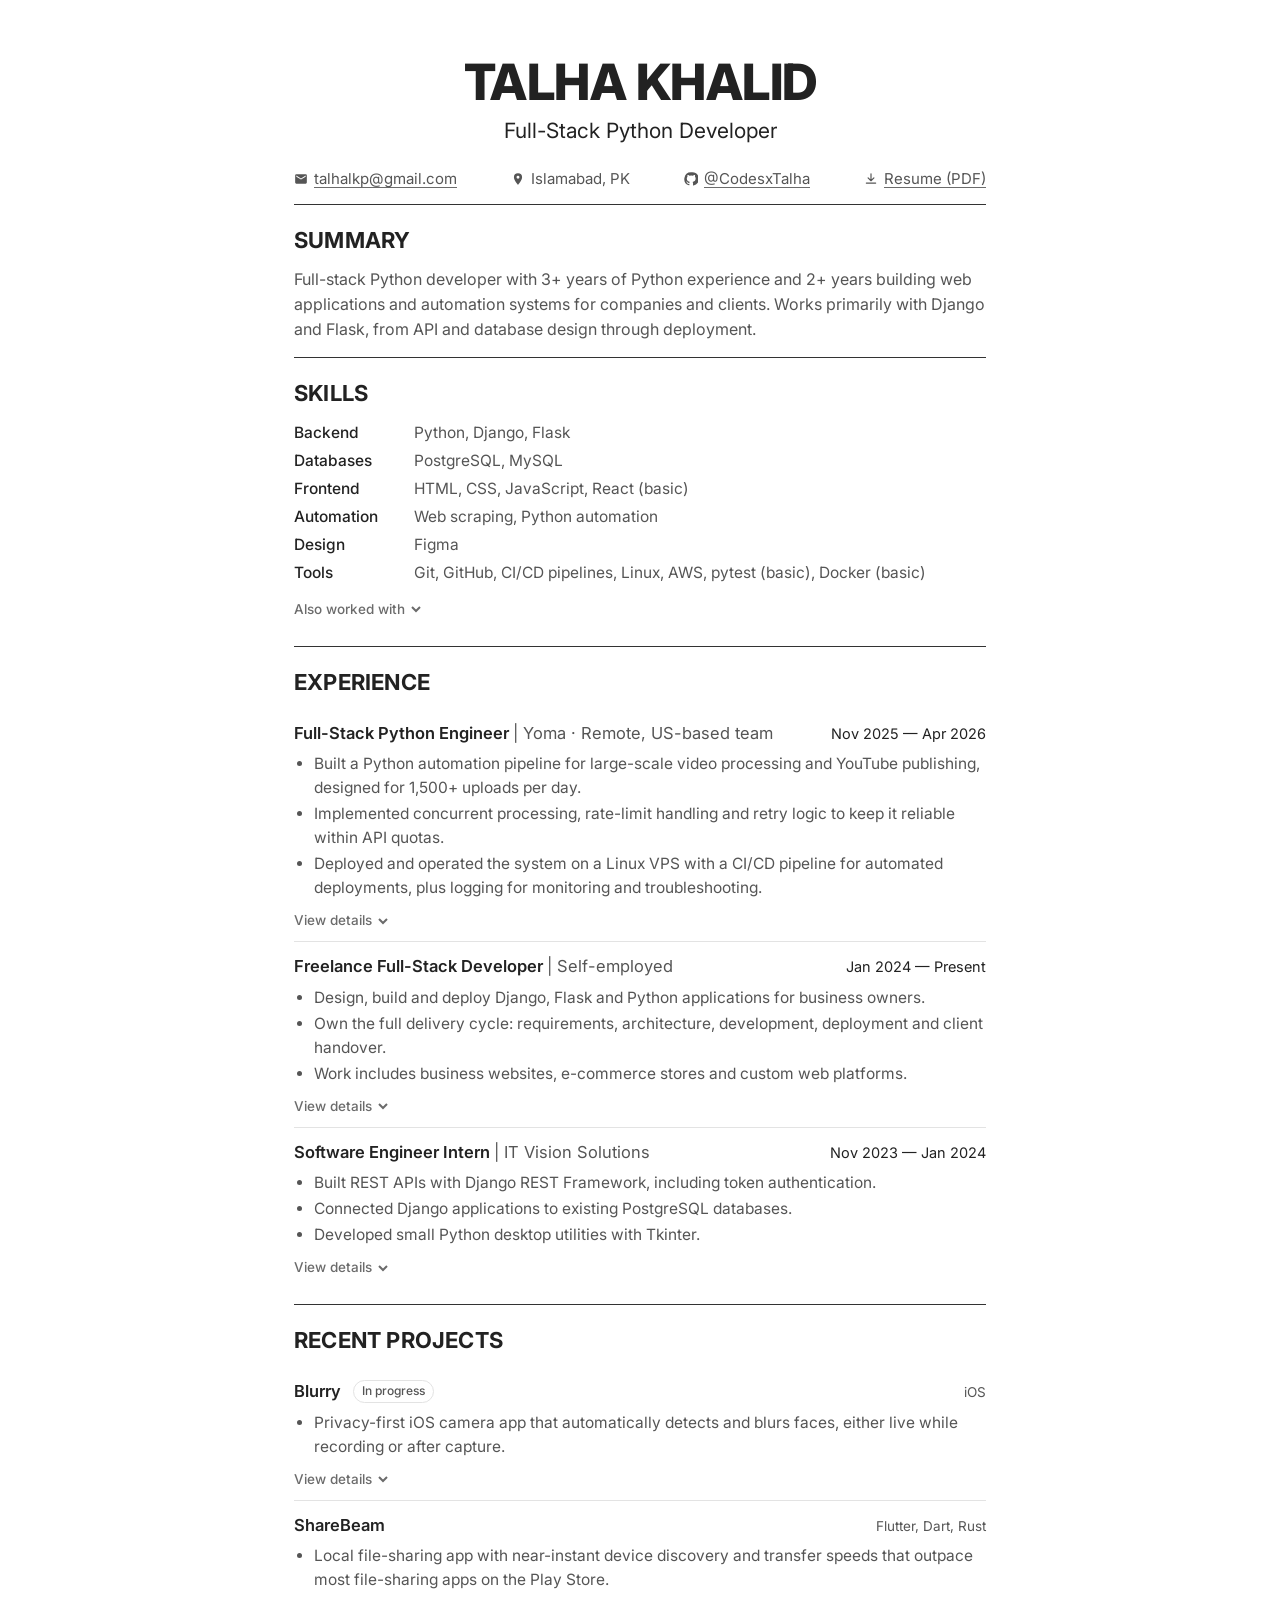
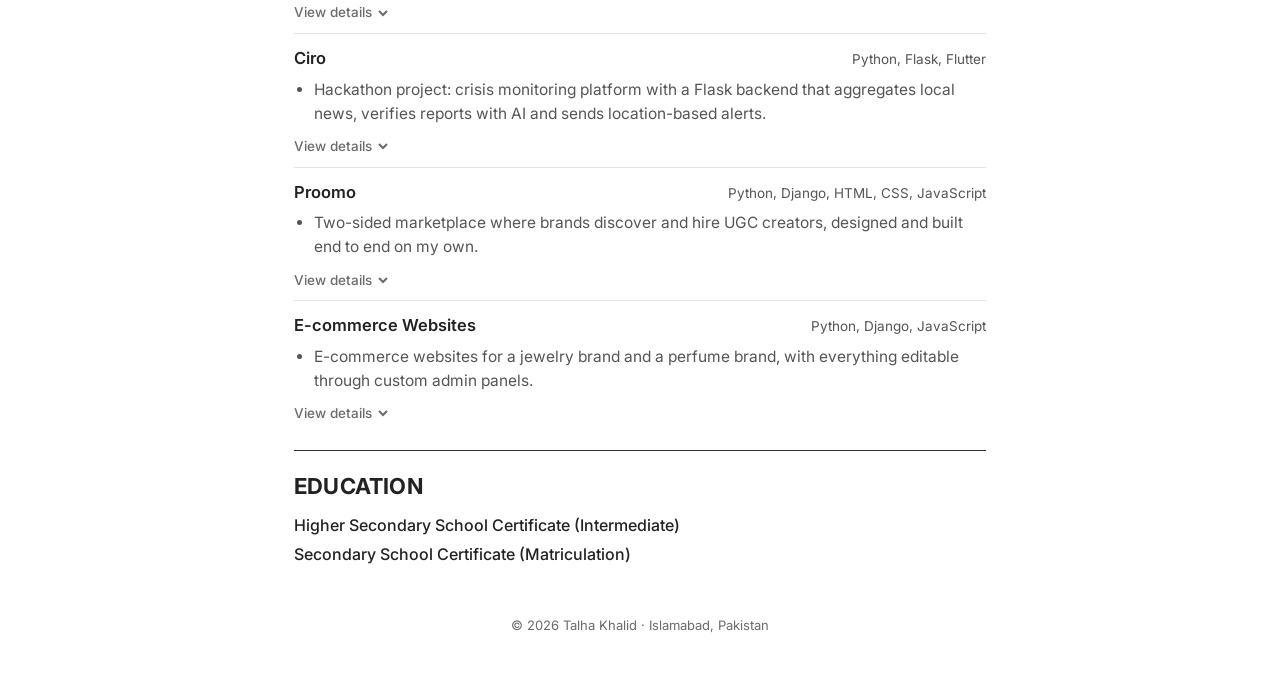
<file: index.html>
<!DOCTYPE html>
<html lang="en">
<head>
<meta charset="utf-8">
<meta name="viewport" content="width=device-width, initial-scale=1">
<title>Talha Khalid — Full-Stack Python Developer (Django, Flask) · Islamabad</title>
<meta name="description" content="Talha Khalid is a full-stack Python developer in Islamabad, Pakistan, building Django and Flask web apps, REST APIs and automation systems. Resume, experience and projects.">
<meta name="author" content="Talha Khalid">
<meta name="robots" content="index, follow, max-image-preview:large">
<link rel="canonical" href="https://codesxtalha.github.io/">
<meta name="theme-color" content="#ffffff">
<link rel="icon" type="image/svg+xml" href="data:image/svg+xml,%3Csvg xmlns='http://www.w3.org/2000/svg' viewBox='0 0 64 64'%3E%3Crect width='64' height='64' rx='14' fill='%23222222'/%3E%3Cpath d='M22 20 10 32l12 12M42 20l12 12-12 12M36 15 28 49' fill='none' stroke='%23ededed' stroke-width='5' stroke-linecap='round' stroke-linejoin='round'/%3E%3C/svg%3E">

<!-- Open Graph / social previews -->
<meta property="og:type" content="profile">
<meta property="og:site_name" content="Talha Khalid">
<meta property="og:title" content="Talha Khalid — Full-Stack Python Developer">
<meta property="og:description" content="Django and Flask web apps, REST APIs and Python automation. Resume, experience and projects.">
<meta property="og:url" content="https://codesxtalha.github.io/">
<meta property="og:image" content="https://codesxtalha.github.io/og.jpg">
<meta property="og:image:width" content="1200">
<meta property="og:image:height" content="630">
<meta property="og:image:alt" content="Talha Khalid — Just a developer who's in love with code &amp; pixels">
<meta property="og:locale" content="en_US">
<meta property="profile:first_name" content="Talha">
<meta property="profile:last_name" content="Khalid">
<meta property="profile:username" content="CodesxTalha">
<meta name="twitter:card" content="summary_large_image">
<meta name="twitter:title" content="Talha Khalid — Full-Stack Python Developer">
<meta name="twitter:description" content="Django and Flask web apps, REST APIs and Python automation. Resume, experience and projects.">
<meta name="twitter:image" content="https://codesxtalha.github.io/og.jpg">

<link rel="preconnect" href="https://fonts.googleapis.com">
<link rel="preconnect" href="https://fonts.gstatic.com" crossorigin>
<link href="https://fonts.googleapis.com/css2?family=Inter:wght@400;500;600;700;800&display=swap" rel="stylesheet">
<style>
/* VOICE: plain, calm, professional; the same resume, just interactive.
   IDEA: a printed one-page resume whose entries unfold into case notes.
   COLOUR and TYPE: black on white (white on near-black at night), Inter, one grey for body.
   LAYOUT: single column up to 820px, rules between sections, dates right-aligned. */
:root{color-scheme:light;--bg:#ffffff;--ink:#222222;--soft:#555555;--mute:#6b6b6b;--rule:#333333;--panel:#f6f6f6;--line:#e3e3e3;--track:#d4d4d4}
*{box-sizing:border-box;min-width:0}
body{margin:0;background:var(--bg);color:var(--ink);font:16px/1.55 "Inter",system-ui,sans-serif;overflow-x:clip}
a{color:inherit}
.skip{position:absolute;left:-9999px;top:8px;background:var(--ink);color:var(--bg);padding:8px 12px;border-radius:6px;z-index:10}
.skip:focus{left:8px}
.sr{position:absolute;width:1px;height:1px;overflow:hidden;clip-path:inset(50%);white-space:nowrap}
.page{max-width:820px;margin:0 auto;padding:clamp(28px,5vw,56px) max(5vw,18px) 48px}

/* header */
.site-head{text-align:center}
h1{margin:0;font-size:clamp(34px,7vw,50px);font-weight:800;letter-spacing:-.5px;line-height:1.05;text-transform:uppercase}
.role-title{font-size:clamp(17px,2.6vw,21px);margin:6px 0 20px}
.contact{display:flex;flex-wrap:wrap;justify-content:space-between;align-items:center;gap:8px 18px;font-size:15px;color:var(--soft);padding:0 0 12px;margin:0;list-style:none;border-bottom:1.5px solid var(--rule)}
.contact li{margin:0}
.contact span,.contact a{display:inline-flex;align-items:center;gap:6px;color:var(--soft)}
.contact a{text-decoration:underline;text-decoration-color:var(--mute);text-underline-offset:3px}
.contact a:hover{color:var(--ink)}
.contact svg{width:14px;height:14px;fill:currentColor;flex:none}

/* sections */
section{padding:18px 0 16px;border-bottom:1.5px solid var(--rule)}
section:last-of-type{border-bottom:0}
h2{margin:0 0 10px;font-size:22px;font-weight:700;letter-spacing:.2px;text-transform:uppercase}
.summary{color:var(--soft);margin:0;max-width:70ch}
.skills{display:grid;grid-template-columns:120px minmax(0,1fr);row-gap:4px;font-size:15.5px;margin:0}
.skills dt{font-weight:500}.skills dd{margin:0;color:var(--soft)}

/* expandable entries */
.item{border-top:1px solid var(--line)}
.item:first-of-type{border-top:0}
.item-head{padding:12px 0 0;cursor:pointer}
.row{display:flex;justify-content:space-between;align-items:baseline;gap:6px 16px;flex-wrap:wrap}
h3.name{margin:0;font-weight:600;font-size:16.5px}
.name .org{font-weight:400;color:var(--soft)}
.meta{font-size:14.5px;color:var(--ink);white-space:nowrap}
.tech{font-size:13.5px;color:var(--soft);white-space:nowrap}
ul{margin:6px 0 0;padding-left:20px;color:var(--soft);font-size:15.5px}
li{margin:2px 0}
.more{all:unset;box-sizing:border-box;display:inline-flex;align-items:center;gap:5px;margin:8px 0 10px;font-size:13.5px;font-weight:500;color:var(--mute);cursor:pointer}
.more:hover{color:var(--ink)}
.more:focus-visible{outline:2px solid var(--ink);outline-offset:4px;border-radius:4px}
.more svg{width:12px;height:12px;transition:transform .2s ease;fill:none;stroke:currentColor;stroke-width:2}
.item.open .more svg{transform:rotate(180deg)}
.detail{display:grid;grid-template-rows:0fr;transition:grid-template-rows .25s ease}
.item.open .detail{grid-template-rows:1fr}
.detail>div{overflow:hidden}
.panel{background:var(--panel);border-radius:8px;padding:16px 18px;margin:2px 0 14px;font-size:15px;color:var(--soft)}
.panel h4{margin:14px 0 4px;font-size:14px;font-weight:600;color:var(--ink)}
.panel h4:first-child{margin-top:0}
.panel p{margin:0 0 6px;max-width:70ch}
.panel ul{margin-top:2px;font-size:15px}
.panel strong{color:var(--ink);font-weight:600}
.tags{display:flex;flex-wrap:wrap;gap:6px;margin:6px 0 0;padding:0;list-style:none}
.shot{margin:0 0 14px}
.shot img,.shot video{display:block;width:100%;height:auto;border-radius:8px}
.shot video{background:#2a2a2a}
.shot img{width:auto;max-width:100%;margin:0 auto}
.shot figcaption{margin-top:6px;font-size:12.5px;color:var(--mute)}
.split{display:grid;grid-template-columns:200px minmax(0,1fr);gap:20px;align-items:start}
.phone{margin:0}
.phone video{display:block;width:100%;height:auto;border-radius:14px;background:#000}
.phone figcaption{margin-top:6px;font-size:12.5px;color:var(--mute);text-align:center}
.shot video,.phone video{cursor:pointer}
.vc{display:flex;align-items:center;gap:8px;margin-top:8px;container-type:inline-size;font-size:12.5px;color:var(--mute)}
.vc button{all:unset;box-sizing:border-box;display:grid;place-items:center;flex:none;width:26px;height:26px;border-radius:6px;color:var(--ink);cursor:pointer}
.vc button:hover{background:var(--line)}
.vc button:focus-visible{outline:2px solid var(--ink);outline-offset:2px}
.vc svg{width:14px;height:14px;fill:currentColor}
.vc input{flex:1;min-width:40px;height:18px;margin:0;background:none;cursor:pointer;-webkit-appearance:none;appearance:none}
.vc input:focus-visible{outline:2px solid var(--ink);outline-offset:2px;border-radius:4px}
.vc input::-webkit-slider-runnable-track{height:3px;border-radius:3px;background:linear-gradient(var(--ink),var(--ink)) 0/var(--p,0%) 100% no-repeat,var(--track)}
.vc input::-webkit-slider-thumb{-webkit-appearance:none;width:11px;height:11px;margin-top:-4px;border-radius:50%;background:var(--ink);opacity:0;transition:opacity .15s}
.vc:hover input::-webkit-slider-thumb,.vc input:focus-visible::-webkit-slider-thumb{opacity:1}
.vc input::-moz-range-track{height:3px;border-radius:3px;background:var(--track)}
.vc input::-moz-range-progress{height:3px;border-radius:3px;background:var(--ink)}
.vc input::-moz-range-thumb{width:11px;height:11px;border:0;border-radius:50%;background:var(--ink);opacity:0;transition:opacity .15s}
.vc:hover input::-moz-range-thumb,.vc input:focus-visible::-moz-range-thumb{opacity:1}
.vc .time{flex:none;white-space:nowrap;font-variant-numeric:tabular-nums}
@container (max-width:250px){.vc .dur{display:none}}
.vbox:fullscreen,.vbox.fake-fs{display:flex;flex-direction:column;align-items:center;justify-content:center;gap:14px;padding:24px;background:#141414}
.vbox.fake-fs{position:fixed;inset:0;z-index:1000}
.vbox:fullscreen video,.vbox.fake-fs video{width:auto;height:auto;max-width:100%;max-height:calc(100% - 64px);object-fit:contain;border-radius:8px}
.vbox:fullscreen .vc,.vbox.fake-fs .vc{width:min(720px,100%);margin:0;padding:8px 10px;gap:10px;background:var(--bg);border:1px solid var(--line);border-radius:8px}
.vbox:fullscreen .vc button,.vbox.fake-fs .vc button{width:30px;height:30px;border:1px solid var(--line);border-radius:6px;background:var(--panel)}
.vbox:fullscreen .vc button:hover,.vbox.fake-fs .vc button:hover{background:var(--line)}
.vbox:fullscreen .dur,.vbox.fake-fs .dur{display:inline}
body.no-scroll{overflow:hidden}
.badge{display:inline-block;margin-left:8px;padding:1px 8px;border:1px solid var(--line);border-radius:999px;font-size:12px;font-weight:500;color:var(--soft);vertical-align:2px}
.tags li{font-size:13px;border:1px solid var(--line);border-radius:999px;padding:3px 10px;margin:0;color:var(--ink);background:var(--bg)}
.edu{font-weight:500;font-size:16px;margin:4px 0}
.site-foot{text-align:center;font-size:13px;color:var(--mute);margin-top:28px}
.site-foot p{margin:4px 0}

@media(prefers-reduced-motion:reduce){.detail,.more svg{transition:none}}
@media(max-width:600px){.split{grid-template-columns:1fr}.phone{width:min(220px,70%);margin:0 auto}.skills{grid-template-columns:96px minmax(0,1fr)}.contact{justify-content:flex-start}.meta,.tech{white-space:normal}}

/* print: expand everything, drop the controls */
@media print{
  .more,.skip,.site-foot,.vc{display:none}
  .detail{grid-template-rows:1fr}
  .item,.panel{break-inside:avoid}
  .panel{background:none;padding:0 0 0 12px;border-left:2px solid #ddd}
}
</style>

<script type="application/ld+json">
{
  "@context": "https://schema.org",
  "@graph": [
    {
      "@type": "ProfilePage",
      "@id": "https://codesxtalha.github.io/#page",
      "url": "https://codesxtalha.github.io/",
      "name": "Talha Khalid — Full-Stack Python Developer",
      "dateModified": "2026-11-26",
      "inLanguage": "en",
      "mainEntity": { "@id": "https://codesxtalha.github.io/#person" }
    },
    {
      "@type": "Person",
      "@id": "https://codesxtalha.github.io/#person",
      "name": "Talha Khalid",
      "alternateName": "CodesxTalha",
      "givenName": "Talha",
      "familyName": "Khalid",
      "jobTitle": "Full-Stack Python Developer",
      "description": "Full-stack Python developer building web applications and automation systems with Django and Flask.",
      "url": "https://codesxtalha.github.io/",
      "email": "mailto:talhalkp@gmail.com",
      "address": { "@type": "PostalAddress", "addressLocality": "Islamabad", "addressCountry": "PK" },
      "sameAs": ["https://github.com/CodesxTalha"],
      "knowsAbout": ["Python", "Django", "Flask", "Django REST Framework", "REST APIs", "PostgreSQL", "MySQL", "JavaScript", "HTML", "CSS", "React", "Flutter", "Web scraping", "Automation", "FFmpeg", "Linux", "AWS", "Docker", "Git", "CI/CD", "Figma"],
      "subjectOf": {
        "@type": "DigitalDocument",
        "name": "Talha Khalid — Resume",
        "encodingFormat": "application/pdf",
        "url": "https://codesxtalha.github.io/Talha_Khalid_Resume.pdf"
      }
    }
  ]
}
</script>
</head>
<body>
<a class="skip" href="#main">Skip to content</a>
<div class="page">
  <header class="site-head">
    <h1>Talha Khalid</h1>
    <p class="role-title">Full-Stack Python Developer</p>
    <ul class="contact">
      <li><a href="mailto:talhalkp@gmail.com"><svg viewBox="0 0 24 24" aria-hidden="true"><path d="M20 4H4a2 2 0 0 0-2 2v12a2 2 0 0 0 2 2h16a2 2 0 0 0 2-2V6a2 2 0 0 0-2-2zm0 4-8 5-8-5V6l8 5 8-5z"/></svg>talhalkp@gmail.com</a></li>
      <li><span><svg viewBox="0 0 24 24" aria-hidden="true"><path d="M12 2a7 7 0 0 0-7 7c0 5.3 7 13 7 13s7-7.7 7-13a7 7 0 0 0-7-7zm0 9.5A2.5 2.5 0 1 1 12 6.5a2.5 2.5 0 0 1 0 5z"/></svg>Islamabad, PK</span></li>
      <li><a href="https://github.com/CodesxTalha" rel="me noopener" target="_blank"><svg viewBox="0 0 24 24" aria-hidden="true"><path d="M12 .5a11.5 11.5 0 0 0-3.6 22.4c.6.1.8-.3.8-.6v-2c-3.2.7-3.9-1.5-3.9-1.5-.5-1.3-1.3-1.7-1.3-1.7-1-.7.1-.7.1-.7 1.2.1 1.8 1.2 1.8 1.2 1 1.8 2.8 1.3 3.5 1 .1-.8.4-1.3.7-1.6-2.6-.3-5.3-1.3-5.3-5.7 0-1.3.5-2.3 1.2-3.1-.1-.3-.5-1.5.1-3.1 0 0 1-.3 3.3 1.2a11.4 11.4 0 0 1 6 0c2.3-1.5 3.3-1.2 3.3-1.2.6 1.6.2 2.8.1 3.1.8.8 1.2 1.9 1.2 3.1 0 4.4-2.7 5.4-5.3 5.7.4.4.8 1.1.8 2.2v3.3c0 .3.2.7.8.6A11.5 11.5 0 0 0 12 .5z"/></svg><span class="sr">GitHub </span>@CodesxTalha</a></li>
      <li><a href="Talha_Khalid_Resume.pdf" type="application/pdf" download="Talha_Khalid_Resume.pdf"><svg viewBox="0 0 24 24" aria-hidden="true"><path d="M12 3v12m0 0-5-5m5 5 5-5M4 19h16" fill="none" stroke="currentColor" stroke-width="2" stroke-linecap="round" stroke-linejoin="round"/></svg>Resume (PDF)</a></li>
    </ul>
  </header>

  <main id="main">
    <section aria-labelledby="h-summary">
      <h2 id="h-summary">Summary</h2>
      <p class="summary">Full-stack Python developer with 3+ years of Python experience and 2+ years building web applications and automation systems for companies and clients. Works primarily with Django and Flask, from API and database design through deployment.</p>
    </section>

    <section aria-labelledby="h-skills">
      <h2 id="h-skills">Skills</h2>
      <dl class="skills">
        <dt>Backend</dt><dd>Python, Django, Flask</dd>
        <dt>Databases</dt><dd>PostgreSQL, MySQL</dd>
        <dt>Frontend</dt><dd>HTML, CSS, JavaScript, React (basic)</dd>
        <dt>Automation</dt><dd>Web scraping, Python automation</dd>
        <dt>Design</dt><dd>Figma</dd>
        <dt>Tools</dt><dd>Git, GitHub, CI/CD pipelines, Linux, AWS, pytest (basic), Docker (basic)</dd>
      </dl>
      <div class="item" id="more-skills" style="margin-top:6px">
        <button class="more" type="button" aria-expanded="false" aria-controls="d-more-skills"><span class="lbl" data-open="Also worked with" data-close="Also worked with">Also worked with</span> <svg viewBox="0 0 12 12" aria-hidden="true"><path d="M2 4l4 4 4-4"/></svg></button>
        <div class="detail" id="d-more-skills"><div><div class="panel">
          <h4>Mobile</h4>
          <p>Cross-platform apps for Android and iOS, mainly as front ends for my own Python backends.</p>
          <ul class="tags"><li>Flutter</li><li>Dart</li><li>React Native</li></ul>
          <h4>Web scraping</h4>
          <p>Built and maintained a long-running scraper. I only scrape sources that permit it, and I respect robots.txt, site terms and blocks.</p>
          <ul class="tags"><li>Selenium</li><li>BeautifulSoup</li><li>Requests</li></ul>
          <h4>Other</h4>
          <ul class="tags"><li>Django REST Framework</li><li>Jinja templates</li><li>Chrome extensions</li><li>Tkinter</li><li>Framer</li></ul>
        </div></div></div>
      </div>
    </section>

    <section aria-labelledby="h-experience">
      <h2 id="h-experience">Experience</h2>

      <article class="item" id="yoma">
        <div class="item-head">
          <div class="row"><h3 class="name">Full-Stack Python Engineer <span class="org">| Yoma · Remote, US-based team</span></h3><div class="meta"><time datetime="2025-11">Nov 2025</time> — <time datetime="2026-04">Apr 2026</time></div></div>
          <ul>
            <li>Built a Python automation pipeline for large-scale video processing and YouTube publishing, designed for 1,500+ uploads per day.</li>
            <li>Implemented concurrent processing, rate-limit handling and retry logic to keep it reliable within API quotas.</li>
            <li>Deployed and operated the system on a Linux VPS with a CI/CD pipeline for automated deployments, plus logging for monitoring and troubleshooting.</li>
          </ul>
        </div>
        <button class="more" type="button" aria-expanded="false" aria-controls="d-yoma"><span class="lbl">View details</span> <svg viewBox="0 0 12 12" aria-hidden="true"><path d="M2 4l4 4 4-4"/></svg></button>
        <div class="detail" id="d-yoma"><div><div class="panel">
          <h4>The project</h4>
          <p>A content automation system for a YouTube publishing operation. The team produced videos and soundtracks with AI tools; my job was to turn that into a hands-off pipeline that assembled and published each video. I designed and built it on my own.</p>
          <h4>How it works</h4>
          <ul>
            <li>Reads each job (video, audio track, title and metadata) from spreadsheets on Google Drive through the Drive API.</li>
            <li>Merges video and audio with FFmpeg and prepares the final file.</li>
            <li>Uploads through the YouTube Data API, using multiprocessing to run about five jobs in parallel while staying inside quota limits.</li>
            <li>Queues failed uploads for automatic retry.</li>
            <li>Writes status and results back to the sheet, so the team could run everything from a spreadsheet without touching code.</li>
          </ul>
          <h4>Reliability</h4>
          <p>Detailed logging plus a per-upload history made every job traceable, so failures could be found and fixed quickly. The system ran on a Hetzner Linux VPS, and I set up a CI/CD pipeline so updates deployed automatically.</p>
          <h4>Outcome</h4>
          <p>The pipeline was built for 1,500+ uploads per day, with headroom beyond that. I also raised early that the planned content volume risked breaching YouTube's API policies, which fed into the company's decision on the project's future.</p>
          <ul class="tags"><li>Python</li><li>FFmpeg</li><li>multiprocessing</li><li>YouTube Data API</li><li>Google Drive API</li><li>Linux VPS</li><li>CI/CD</li></ul>
        </div></div></div>
      </article>

      <article class="item" id="freelance">
        <div class="item-head">
          <div class="row"><h3 class="name">Freelance Full-Stack Developer <span class="org">| Self-employed</span></h3><div class="meta"><time datetime="2024-01">Jan 2024</time> — Present</div></div>
          <ul>
            <li>Design, build and deploy Django, Flask and Python applications for business owners.</li>
            <li>Own the full delivery cycle: requirements, architecture, development, deployment and client handover.</li>
            <li>Work includes business websites, e-commerce stores and custom web platforms.</li>
          </ul>
        </div>
        <button class="more" type="button" aria-expanded="false" aria-controls="d-freelance"><span class="lbl">View details</span> <svg viewBox="0 0 12 12" aria-hidden="true"><path d="M2 4l4 4 4-4"/></svg></button>
        <div class="detail" id="d-freelance"><div><div class="panel">
          <h4>What I do</h4>
          <p>I work directly with business owners, both local and international, and take each project from the first conversation through design and development.</p>
          <h4>Typical work</h4>
          <ul>
            <li><strong>E-commerce websites</strong> with simple admin panels that keep everything editable.</li>
            <li><strong>Brand and business websites</strong>, from simple static sites to Django-backed sites.</li>
            <li><strong>Automation tools</strong> in Python, including scrapers, that remove repetitive manual work.</li>
          </ul>
          <h4>Delivery</h4>
          <p>Requirements, architecture, design and build, with the client involved at each step.</p>
          <ul class="tags"><li>Django</li><li>Flask</li><li>Python</li><li>JavaScript</li><li>Jinja</li></ul>
        </div></div></div>
      </article>

      <article class="item" id="intern">
        <div class="item-head">
          <div class="row"><h3 class="name">Software Engineer Intern <span class="org">| IT Vision Solutions</span></h3><div class="meta"><time datetime="2023-11">Nov 2023</time> — <time datetime="2024-01">Jan 2024</time></div></div>
          <ul>
            <li>Built REST APIs with Django REST Framework, including token authentication.</li>
            <li>Connected Django applications to existing PostgreSQL databases.</li>
            <li>Developed small Python desktop utilities with Tkinter.</li>
          </ul>
        </div>
        <button class="more" type="button" aria-expanded="false" aria-controls="d-intern"><span class="lbl">View details</span> <svg viewBox="0 0 12 12" aria-hidden="true"><path d="M2 4l4 4 4-4"/></svg></button>
        <div class="detail" id="d-intern"><div><div class="panel">
          <h4>Employee management application</h4>
          <p>Worked on an employee management application across both the frontend and the backend: REST APIs with Django REST Framework, including token-based login and employee records, and the React Native client.</p>
          <h4>Client data app</h4>
          <p>Connected a Django application to a client's existing PostgreSQL database and built the views for browsing and managing their data.</p>
          <h4>Desktop tools</h4>
          <p>Small Tkinter utilities for internal use, plus debugging and fixing issues in staging.</p>
          <ul class="tags"><li>Django REST Framework</li><li>PostgreSQL</li><li>React Native</li><li>Tkinter</li></ul>
        </div></div></div>
      </article>
    </section>

    <section aria-labelledby="h-projects">
      <h2 id="h-projects">Recent Projects</h2>

      <article class="item" id="blurry">
        <div class="item-head">
          <div class="row"><h3 class="name">Blurry <span class="badge">In progress</span></h3><div class="tech">iOS</div></div>
          <ul>
            <li>Privacy-first iOS camera app that automatically detects and blurs faces, either live while recording or after capture.</li>
          </ul>
        </div>
        <button class="more" type="button" aria-expanded="false" aria-controls="d-blurry"><span class="lbl">View details</span> <svg viewBox="0 0 12 12" aria-hidden="true"><path d="M2 4l4 4 4-4"/></svg></button>
        <div class="detail" id="d-blurry"><div><div class="panel">
          <div class="split">
            <figure class="phone">
              <video controls controlslist="nodownload noplaybackrate noremoteplayback nofullscreen" disablepictureinpicture disableremoteplayback muted loop playsinline preload="none" data-autoplay data-duration="0:54" poster="media/blurry-poster.webp" width="592" height="1280" aria-label="Blurry app demo: faces blurred live in the camera, then edited and exported">
                <source src="media/blurry.webm" type="video/webm">
                <source src="media/blurry.mp4" type="video/mp4">
              </video>
              <figcaption>Screen recording from the app</figcaption>
            </figure>
            <div>
              <h4>What it is</h4>
              <p>An iOS app for capturing photos and videos without exposing the people in them. It finds faces automatically and hides them, so footage can be shared without putting anyone's identity on display.</p>
              <h4>Two ways to blur</h4>
              <ul>
                <li><strong>Live blur:</strong> faces are blurred in real time, right in the camera, while you record.</li>
                <li><strong>Capture, then blur:</strong> record normally and apply the blur afterwards, a lighter option than live blurring.</li>
              </ul>
              <h4>Editing</h4>
              <p>Pick pixelate, blur or a solid fill, tune block size, coverage and edge softness, compare the result with a before/after slider, then export.</p>
              <ul class="tags"><li>iOS</li><li>Face detection</li><li>Real-time video</li><li>Privacy</li></ul>
            </div>
          </div>
        </div></div></div>
      </article>

      <article class="item" id="sharebeam">
        <div class="item-head">
          <div class="row"><h3 class="name">ShareBeam</h3><div class="tech">Flutter, Dart, Rust</div></div>
          <ul>
            <li>Local file-sharing app with near-instant device discovery and transfer speeds that outpace most file-sharing apps on the Play Store.</li>
          </ul>
        </div>
        <button class="more" type="button" aria-expanded="false" aria-controls="d-sharebeam"><span class="lbl">View details</span> <svg viewBox="0 0 12 12" aria-hidden="true"><path d="M2 4l4 4 4-4"/></svg></button>
        <div class="detail" id="d-sharebeam"><div><div class="panel">
          <figure class="shot"><img src="media/sharebeam.webp" width="617" height="408" loading="lazy" decoding="async" alt="ShareBeam app screens: chat-style file feed, connected participants, and automatic download settings"></figure>
          <h4>What it is</h4>
          <p>A cross-platform app for sending files and messages between devices on the same local network, from phone to laptop and back.</p>
          <h4>Why it's fast</h4>
          <p>Instead of relying on an off-the-shelf sharing library, I designed the discovery and transfer logic myself, combining several technologies. Devices find each other almost instantly, and files move noticeably faster than with most popular file-sharing apps.</p>
          <h4>Features</h4>
          <ul>
            <li>Chat-style feed for sending messages and files in one place.</li>
            <li>Host and participant sessions, with every connected device listed.</li>
            <li>Automatic downloads by media type, with a maximum file size and a custom download folder.</li>
          </ul>
          <ul class="tags"><li>Flutter</li><li>Dart</li><li>Rust</li><li>Custom networking</li><li>Cross-platform</li></ul>
        </div></div></div>
      </article>

      <article class="item" id="ciro">
        <div class="item-head">
          <div class="row"><h3 class="name">Ciro</h3><div class="tech">Python, Flask, Flutter</div></div>
          <ul>
            <li>Hackathon project: crisis monitoring platform with a Flask backend that aggregates local news, verifies reports with AI and sends location-based alerts.</li>
          </ul>
        </div>
        <button class="more" type="button" aria-expanded="false" aria-controls="d-ciro"><span class="lbl">View details</span> <svg viewBox="0 0 12 12" aria-hidden="true"><path d="M2 4l4 4 4-4"/></svg></button>
        <div class="detail" id="d-ciro"><div><div class="panel">
          <figure class="shot"><img src="media/ciro.webp" width="623" height="408" loading="lazy" decoding="async" alt="Ciro app screens: community incident feed, incident report form, and local weather map"></figure>
          <h4>What it is</h4>
          <p>A hackathon project: a mobile app that keeps people informed about emergencies and serious events near them.</p>
          <h4>How it works</h4>
          <ul>
            <li>The Flask backend searches recent local news coverage on YouTube for the user's area.</li>
            <li>An AI verification step checks what it finds before anything reaches users.</li>
            <li>Verified events are sent to the Flutter app as location-based alerts.</li>
            <li>Users can report incidents themselves; reports are stored and shared with people in the same area using Google Maps location data.</li>
          </ul>
          <ul class="tags"><li>Python</li><li>Flask</li><li>REST API</li><li>Flutter</li><li>Google Maps API</li><li>AI verification</li></ul>
        </div></div></div>
      </article>

      <article class="item" id="proomo">
        <div class="item-head">
          <div class="row"><h3 class="name">Proomo</h3><div class="tech">Python, Django, HTML, CSS, JavaScript</div></div>
          <ul>
            <li>Two-sided marketplace where brands discover and hire UGC creators, designed and built end to end on my own.</li>
          </ul>
        </div>
        <button class="more" type="button" aria-expanded="false" aria-controls="d-proomo"><span class="lbl">View details</span> <svg viewBox="0 0 12 12" aria-hidden="true"><path d="M2 4l4 4 4-4"/></svg></button>
        <div class="detail" id="d-proomo"><div><div class="panel">
          <figure class="shot">
            <video controls controlslist="nodownload noplaybackrate noremoteplayback nofullscreen" disablepictureinpicture disableremoteplayback playsinline preload="none" data-audio data-duration="0:44" poster="media/proomo-poster.webp" width="540" height="360" aria-label="Proomo intro video">
              <source src="media/proomo-intro.webm" type="video/webm">
              <source src="media/proomo-intro.mp4" type="video/mp4">
            </video>
            <figcaption>Proomo intro video</figcaption>
          </figure>
          <h4>What it is</h4>
          <p>A marketplace for the user-generated-content (UGC) industry. Creators publish a professional profile; brands find the right creator for a campaign and hire them directly, without going through agencies or scattered DMs.</p>
          <h4>My role</h4>
          <p>I built Proomo on my own and owned every part of it: product scope, user flows, UI design, the Django backend, the frontend and the data model.</p>
          <h4>For creators</h4>
          <ul>
            <li>Accounts and a public profile page.</li>
            <li>Rates for their content packages, shown up front.</li>
            <li>Social links and portfolio details, so brands can judge reach and style.</li>
          </ul>
          <h4>For brands</h4>
          <ul>
            <li>Browse and compare creators by their profiles, rates and social presence.</li>
            <li>Contact and hire a creator straight from their profile.</li>
          </ul>
          <h4>Engineering</h4>
          <ul>
            <li>Django application with server-rendered templates, HTML, CSS and JavaScript.</li>
            <li>Started on SQLite to move fast at the early stage, with the data model kept ready for a move to PostgreSQL as usage grows.</li>
            <li>Set up a CI/CD pipeline so changes deploy automatically.</li>
          </ul>
          <ul class="tags"><li>Python</li><li>Django</li><li>HTML</li><li>CSS</li><li>JavaScript</li><li>CI/CD</li><li>Solo build</li></ul>
        </div></div></div>
      </article>

      <article class="item" id="ecommerce">
        <div class="item-head">
          <div class="row"><h3 class="name">E-commerce Websites</h3><div class="tech">Python, Django, JavaScript</div></div>
          <ul>
            <li>E-commerce websites for a jewelry brand and a perfume brand, with everything editable through custom admin panels.</li>
          </ul>
        </div>
        <button class="more" type="button" aria-expanded="false" aria-controls="d-ecommerce"><span class="lbl">View details</span> <svg viewBox="0 0 12 12" aria-hidden="true"><path d="M2 4l4 4 4-4"/></svg></button>
        <div class="detail" id="d-ecommerce"><div><div class="panel">
          <h4>Demo of a recent project</h4>
          <figure class="shot">
            <video controls controlslist="nodownload noplaybackrate noremoteplayback nofullscreen" disablepictureinpicture disableremoteplayback muted loop playsinline preload="none" data-autoplay data-duration="0:19" poster="media/ecommerce-poster.webp" width="1898" height="1080" aria-label="Scroll-through of a jewelry brand website: hero, collections, product grid and care section">
              <source src="media/ecommerce-demo.webm" type="video/webm">
              <source src="media/ecommerce-demo.mp4" type="video/mp4">
            </video>
            <figcaption>Jewelry brand website, built with Django</figcaption>
          </figure>
          <h4>What I built</h4>
          <p>Most recently I built the website for a jewelry brand, and before that I worked on a perfume brand's online store. Everything on both sites is editable through a simple admin panel, designed so non-technical people can manage it easily.</p>
          <h4>Highlights</h4>
          <ul>
            <li>Responsive storefronts with clean product catalogs, built with Django.</li>
            <li>Custom administration panels designed and built from scratch rather than Django's default admin.</li>
            <li>Every product, image and piece of content editable in a few clicks.</li>
          </ul>
          <ul class="tags"><li>Python</li><li>Django</li><li>Jinja</li><li>JavaScript</li></ul>
        </div></div></div>
      </article>
    </section>

    <section aria-labelledby="h-education">
      <h2 id="h-education">Education</h2>
      <p class="edu">Higher Secondary School Certificate (Intermediate)</p>
      <p class="edu">Secondary School Certificate (Matriculation)</p>
    </section>
  </main>

  <footer class="site-foot">
    <p>© 2026 Talha Khalid · Islamabad, Pakistan</p>
  </footer>
</div>
<script>
/* Expand / collapse resume entries. All content is in the HTML (for crawlers
   and no-JS readers); this only toggles visibility. */
(() => {
  const items = [...document.querySelectorAll('.item')];
  const reduceMotion = matchMedia('(prefers-reduced-motion: reduce)').matches;

  /* Minimal video player: play/pause, seek line, time, mute (audio only), full screen */
  const ico = {
    play: '<path d="M4.5 2.5v11l9-5.5z"/>',
    pause: '<path d="M4 2.5h2.8v11H4zM9.2 2.5H12v11H9.2z"/>',
    vol: '<path d="M2 6h2.5L8 3v10L4.5 10H2z"/><path d="M10.5 5.5a3.5 3.5 0 0 1 0 5M12.5 3.5a6.3 6.3 0 0 1 0 9" fill="none" stroke="currentColor" stroke-width="1.5" stroke-linecap="round"/>',
    muted: '<path d="M2 6h2.5L8 3v10L4.5 10H2z"/><path d="M10.5 6l4 4m0-4-4 4" fill="none" stroke="currentColor" stroke-width="1.5" stroke-linecap="round"/>',
    full: '<path d="M2.5 6V2.5H6M10 2.5h3.5V6M13.5 10v3.5H10M6 13.5H2.5V10" fill="none" stroke="currentColor" stroke-width="1.5" stroke-linecap="round" stroke-linejoin="round"/>',
    exit: '<path d="M6 2.5V6H2.5M10 2.5V6h3.5M13.5 10H10v3.5M6 13.5V10H2.5" fill="none" stroke="currentColor" stroke-width="1.5" stroke-linecap="round" stroke-linejoin="round"/>'
  };
  const svg = d => '<svg viewBox="0 0 16 16" aria-hidden="true">' + d + '</svg>';
  const fmt = s => { s = Math.max(0, Math.floor(s || 0)); return Math.floor(s / 60) + ':' + String(s % 60).padStart(2, '0'); };

  document.querySelectorAll('video').forEach(v => {
    v.controls = false;
    v.addEventListener('contextmenu', e => e.preventDefault()); // no "Show controls" / PiP / download menu
    const bar = document.createElement('div');
    bar.className = 'vc';
    bar.innerHTML =
      '<button type="button" class="pp" aria-label="Play">' + svg(ico.play) + '</button>' +
      '<input type="range" min="0" max="1000" step="1" value="0" aria-label="Seek">' +
      '<span class="time"><span class="cur">0:00</span><span class="dur"> / ' + (v.dataset.duration || '0:00') + '</span></span>' +
      (v.hasAttribute('data-audio') ? '<button type="button" class="mu" aria-label="Mute">' + svg(ico.vol) + '</button>' : '') +
      '<button type="button" class="fs" aria-label="Full screen">' + svg(ico.full) + '</button>';
    // Video + bar live in one box; that box (not the bare video) goes full screen,
    // so the browser never swaps in its own controls.
    const box = document.createElement('div');
    box.className = 'vbox';
    v.before(box);
    box.append(v, bar);
    const pp = bar.querySelector('.pp'), seek = bar.querySelector('input'),
          cur = bar.querySelector('.cur'), dur = bar.querySelector('.dur'),
          mu = bar.querySelector('.mu'), fs = bar.querySelector('.fs');
    let dragging = false, pending = null;

    const flipPlay = () => (v.paused ? v.play().catch(() => {}) : v.pause());
    pp.addEventListener('click', flipPlay);
    v.addEventListener('click', flipPlay);
    const syncPlay = () => {
      pp.innerHTML = svg(v.paused ? ico.play : ico.pause);
      pp.setAttribute('aria-label', v.paused ? 'Play' : 'Pause');
    };
    v.addEventListener('play', syncPlay);
    v.addEventListener('pause', syncPlay);

    const paint = p => seek.style.setProperty('--p', p * 100 + '%');
    v.addEventListener('durationchange', () => { dur.textContent = ' / ' + fmt(v.duration); });
    v.addEventListener('timeupdate', () => {
      if (dragging || !v.duration) return;
      seek.value = (v.currentTime / v.duration) * 1000;
      paint(v.currentTime / v.duration);
      cur.textContent = fmt(v.currentTime);
    });
    seek.addEventListener('input', () => {
      dragging = true;
      const p = seek.value / 1000;
      paint(p);
      if (v.duration) { v.currentTime = p * v.duration; cur.textContent = fmt(v.currentTime); }
      else if (pending === null) { pending = p; v.preload = 'metadata'; v.load(); }
      else pending = p;
    });
    v.addEventListener('loadedmetadata', () => {
      if (pending !== null) { v.currentTime = pending * v.duration; cur.textContent = fmt(v.currentTime); pending = null; }
    });
    seek.addEventListener('change', () => { dragging = false; });

    if (mu) {
      mu.addEventListener('click', () => { v.muted = !v.muted; });
      v.addEventListener('volumechange', () => {
        mu.innerHTML = svg(v.muted ? ico.muted : ico.vol);
        mu.setAttribute('aria-label', v.muted ? 'Unmute' : 'Mute');
      });
    }

    const isFull = () => document.fullscreenElement === box || box.classList.contains('fake-fs');
    const syncFull = () => {
      const on = isFull();
      fs.innerHTML = svg(on ? ico.exit : ico.full);
      fs.setAttribute('aria-label', on ? 'Exit full screen' : 'Full screen');
    };
    // iPhone Safari can only full-screen a bare <video> (with native controls),
    // so there the box fills the viewport instead.
    const setFake = on => {
      box.classList.toggle('fake-fs', on);
      document.body.classList.toggle('no-scroll', on);
      syncFull();
    };
    fs.addEventListener('click', () => {
      if (isFull()) {
        if (document.fullscreenElement) document.exitFullscreen();
        else setFake(false);
      } else if (box.requestFullscreen && document.fullscreenEnabled) {
        box.requestFullscreen().catch(() => setFake(true));
      } else setFake(true);
    });
    document.addEventListener('fullscreenchange', syncFull);
    document.addEventListener('keydown', e => { if (e.key === 'Escape' && box.classList.contains('fake-fs')) setFake(false); });
  });

  const toggle = (item, open) => {
    item.classList.toggle('open', open);
    const btn = item.querySelector('.more');
    const detail = item.querySelector('.detail');
    const label = item.querySelector('.lbl');
    btn.setAttribute('aria-expanded', String(open));
    detail.inert = !open;
    detail.querySelectorAll('video').forEach(v => {
      if (!open) v.pause();
      else if (v.hasAttribute('data-autoplay') && !reduceMotion) v.play().catch(() => {});
    });
    if (label) label.textContent = open ? (label.dataset.close || 'Hide details') : (label.dataset.open || 'View details');
  };

  items.forEach(item => {
    toggle(item, false);
    const flip = () => toggle(item, !item.classList.contains('open'));
    item.querySelector('.more').addEventListener('click', flip);
    // The whole heading area is a larger mouse target; the button handles keyboard.
    const head = item.querySelector('.item-head');
    if (head) head.addEventListener('click', e => {
      if (e.target.closest('a') || getSelection().toString()) return;
      flip();
    });
  });

  // Show every panel when printing.
  addEventListener('beforeprint', () => items.forEach(i => { i.querySelector('.detail').inert = false; }));
})();
</script>
</body>
</html>
</file>
